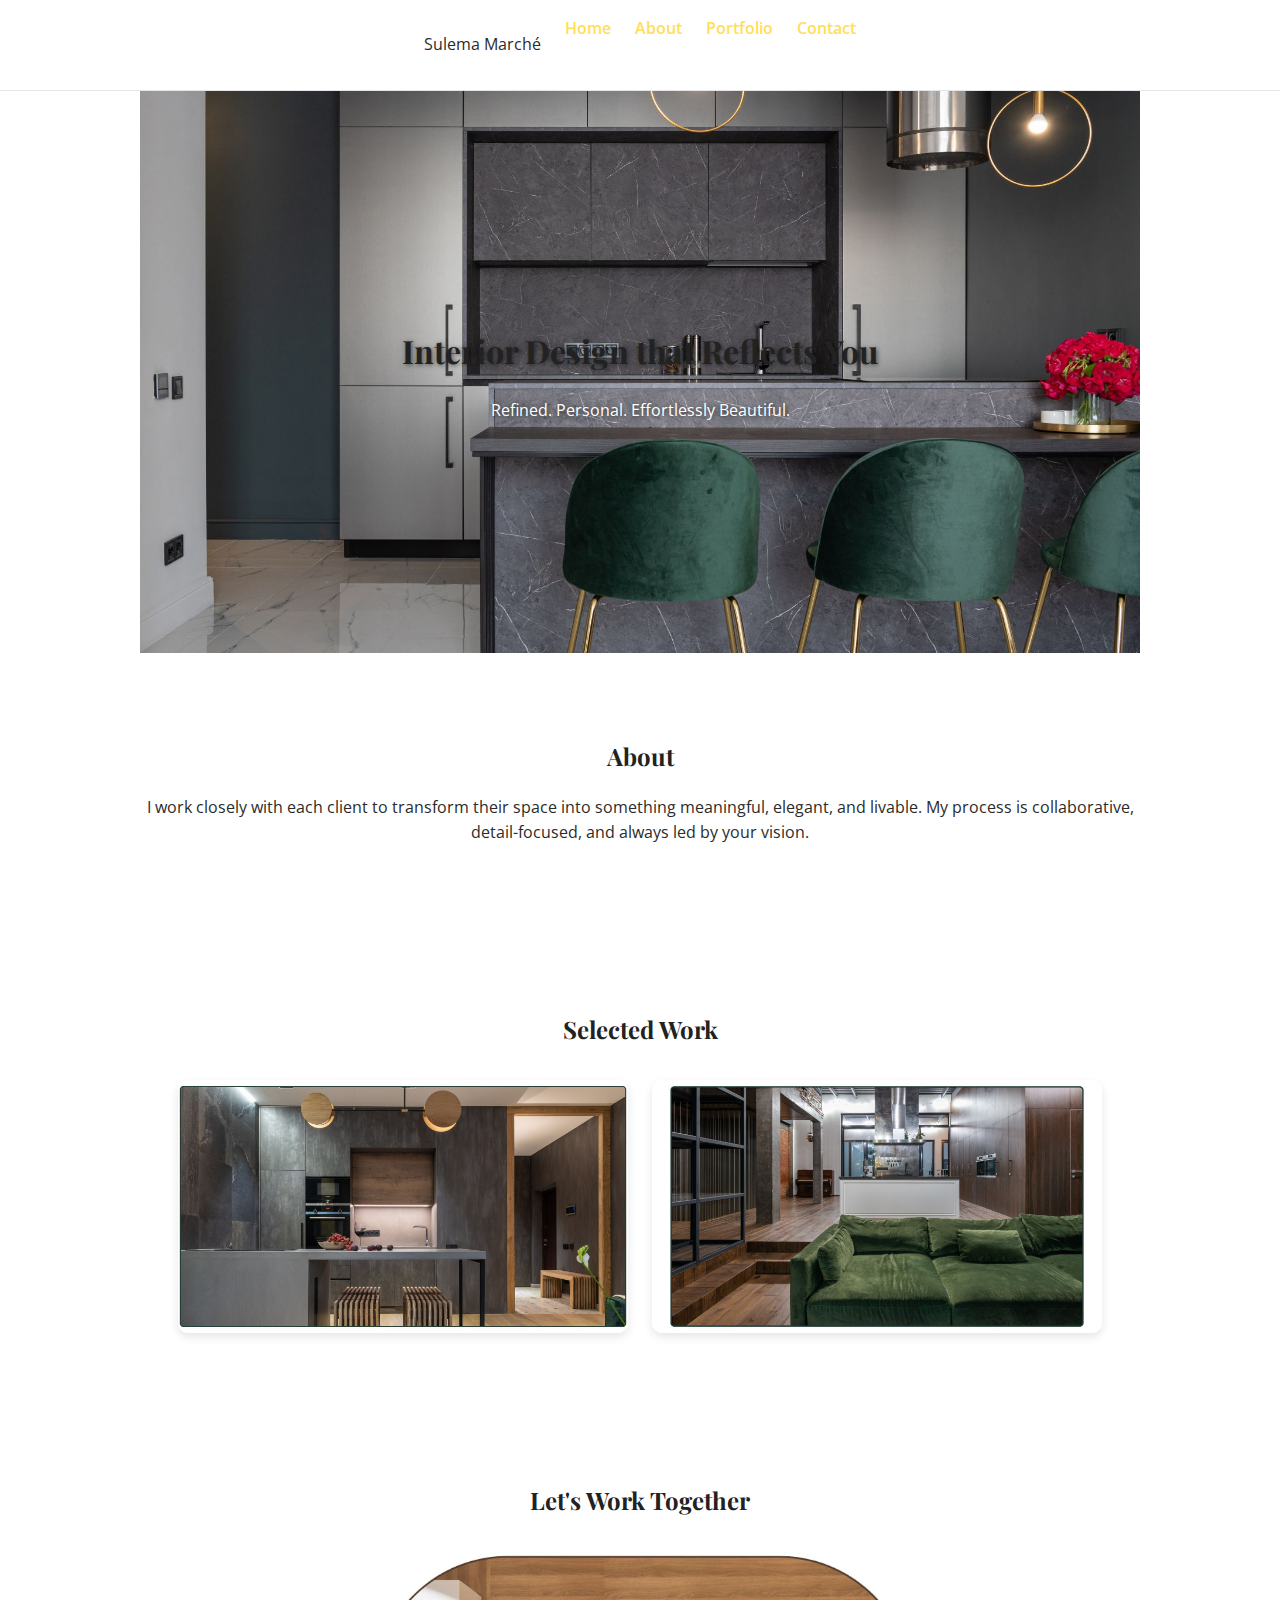
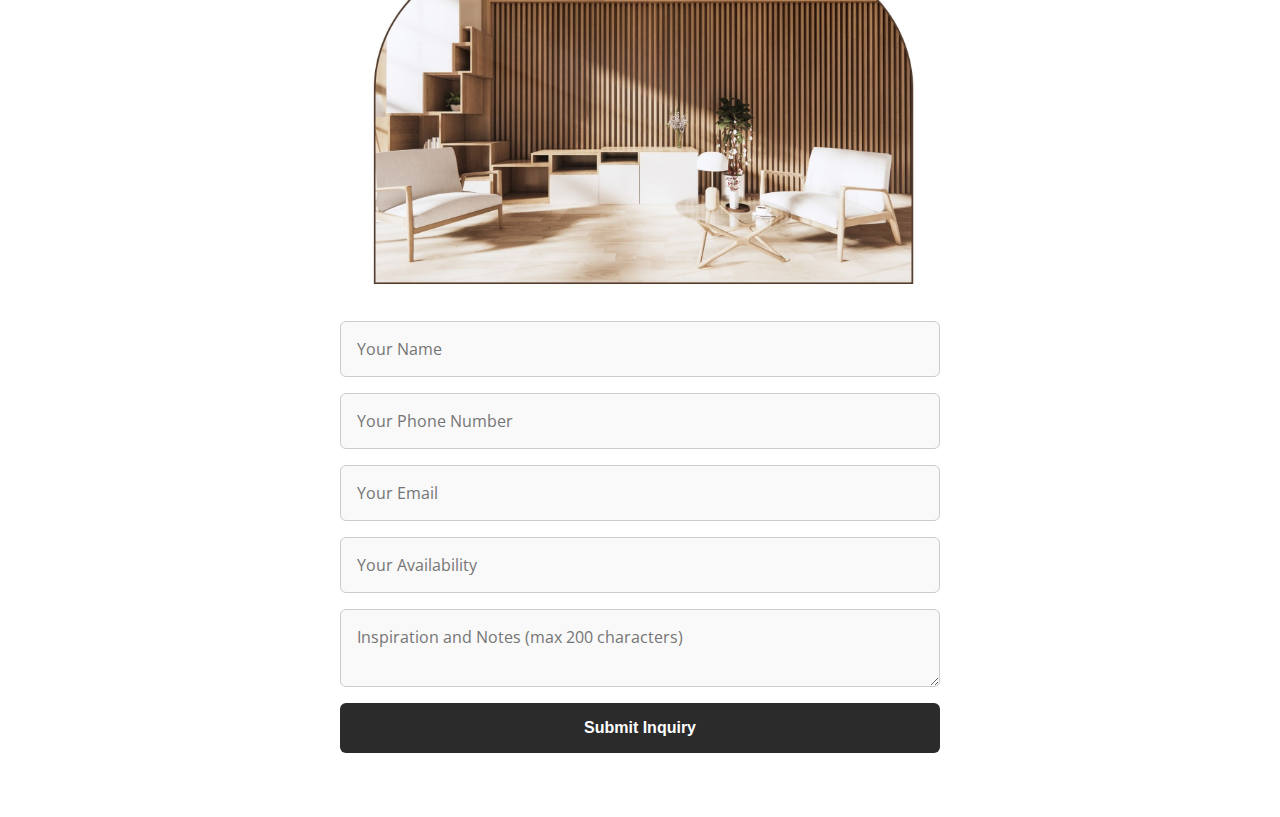
<file: index.html>
<!DOCTYPE html>
<html lang="en">
<head>
    <meta charset="UTF-8" />
    <meta name="viewport" content="width=device-width, initial-scale=1.0" />
    <title>Interior Designer Portfolio</title>
    <link rel="stylesheet" href="styles.css" />
    <link href="https://fonts.googleapis.com/css2?family=Playfair+Display:wght@500;700&family=Open+Sans:wght@400;600&display=swap" rel="stylesheet">
</head>
<body>

    <nav class="navbar">
        <p>Sulema Marché</p>
        <a href="#home">Home</a>
        <a href="#about">About</a>
        <a href="#portfolio">Portfolio</a>
        <a href="#contact">Contact</a>
    </nav>

    <section id="home" class="section hero">
        <img src="images/heroimage.jpg" alt="Designer Portfolio Hero" class="hero-image">
        <div class="hero-text">
            <h1>Interior Design that Reflects You</h1>
            <p>Refined. Personal. Effortlessly Beautiful.</p>
        </div>
    </section>

    <section id="about" class="section">
        <h2>About</h2>
        <p>I work closely with each client to transform their space into something meaningful, elegant, and livable. My process is collaborative, detail-focused, and always led by your vision.</p>
    </section>

    <section id="portfolio" class="section portfolio">
        <h2>Selected Work</h2>
        <div class="portfolio-images">
            <img src="images/photo1.jpg" alt="Mockup Photo 1">
            <img src="images/photo2.jpg" alt="Mockup Photo 2">
        </div>
    </section>

    <section id="contact" class="section contact">
        <h2>Let's Work Together</h2>
        <img src="images/contactphoto.jpg" alt="Contact Section Photo" class="contact-photo"/>
        <form action="https://formspree.io/f/xdkdngpr" method="POST">
            <input type="text" name="name" placeholder="Your Name" required>
            <input type="tel" name="phone" placeholder="Your Phone Number" pattern="[0-9]+" required>
            <input type="email" name="email" placeholder="Your Email" required>
            <input type="text" name="availability" placeholder="Your Availability" required>
            <textarea name="notes" maxlength="200" placeholder="Inspiration and Notes (max 200 characters)"></textarea>
            <button type="submit">Submit Inquiry</button>
        </form>
    </section>

    <script>
        document.querySelectorAll('a[href^="#"]').forEach(anchor => {
            anchor.addEventListener('click', function (e) {
                e.preventDefault();
                document.querySelector(this.getAttribute('href')).scrollIntoView({
                    behavior: 'smooth'
                });
            });
        });
    </script>
</body>
</html>
</file>
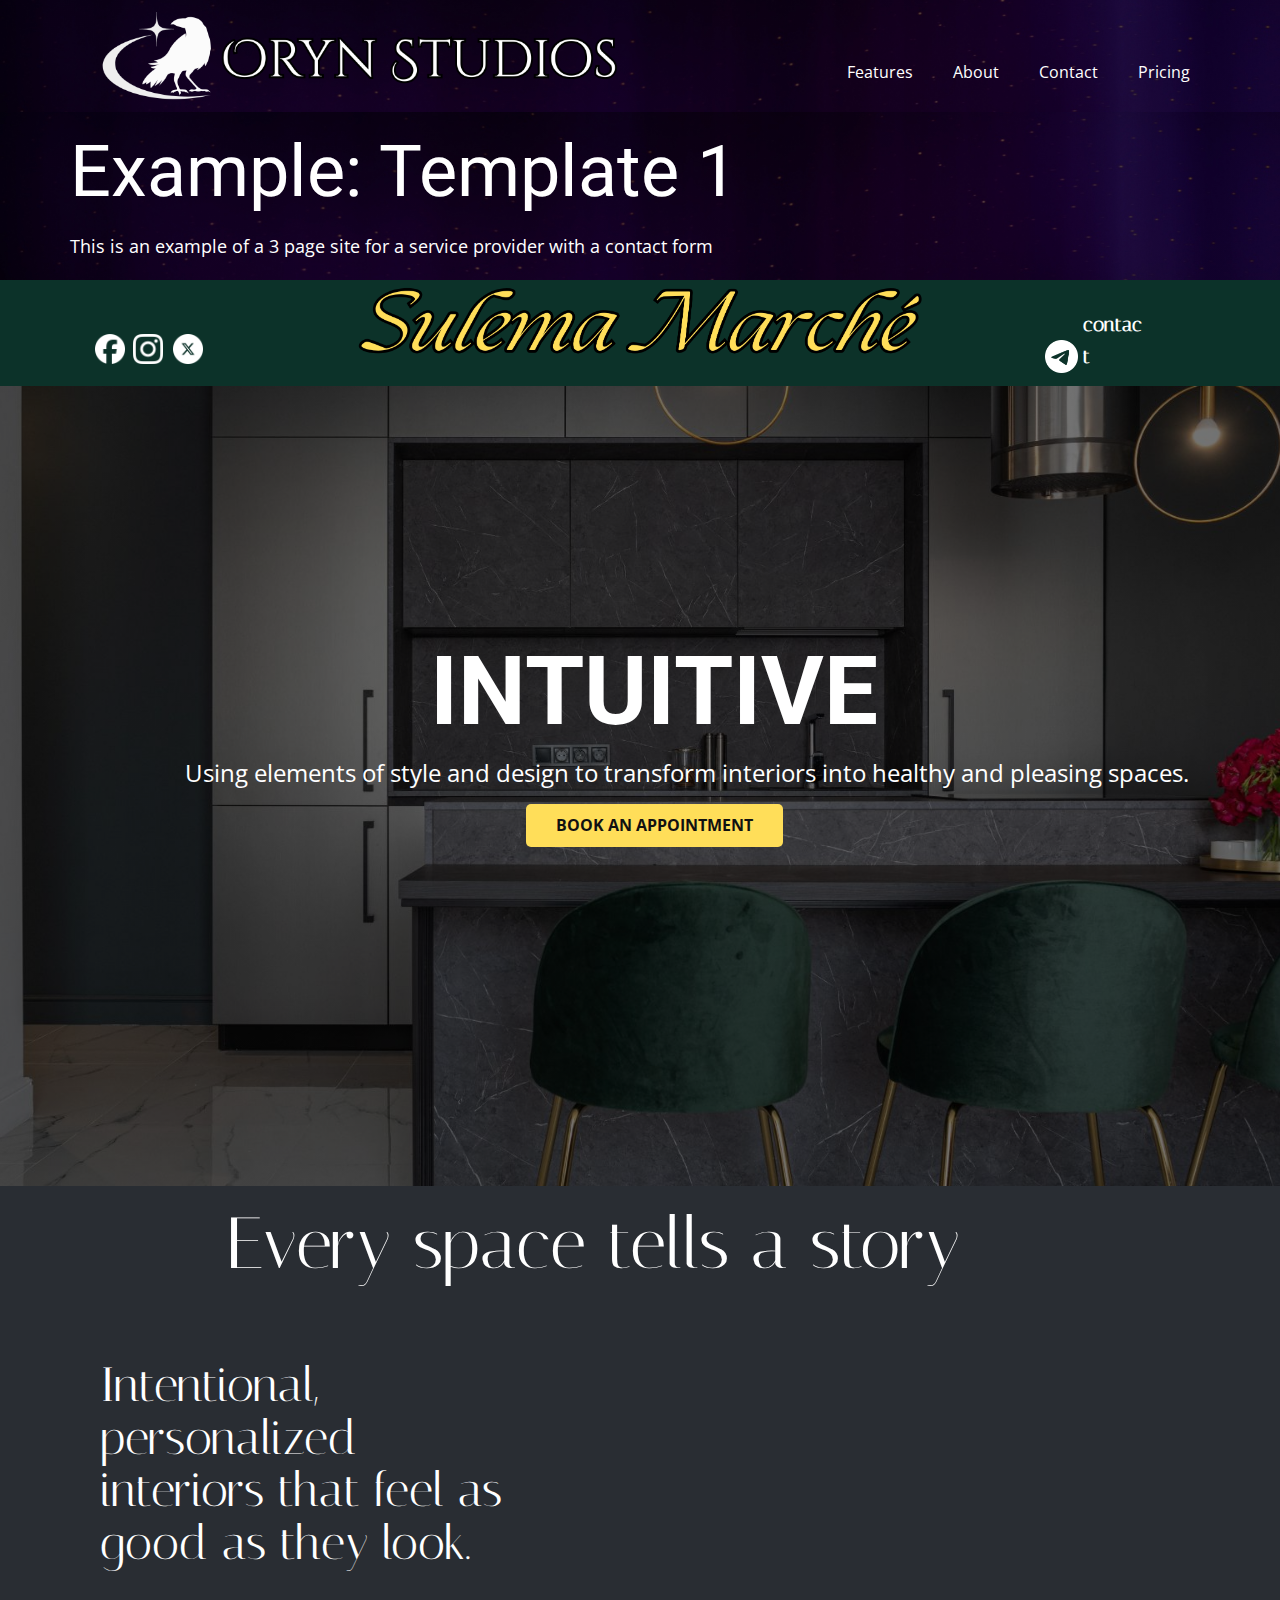
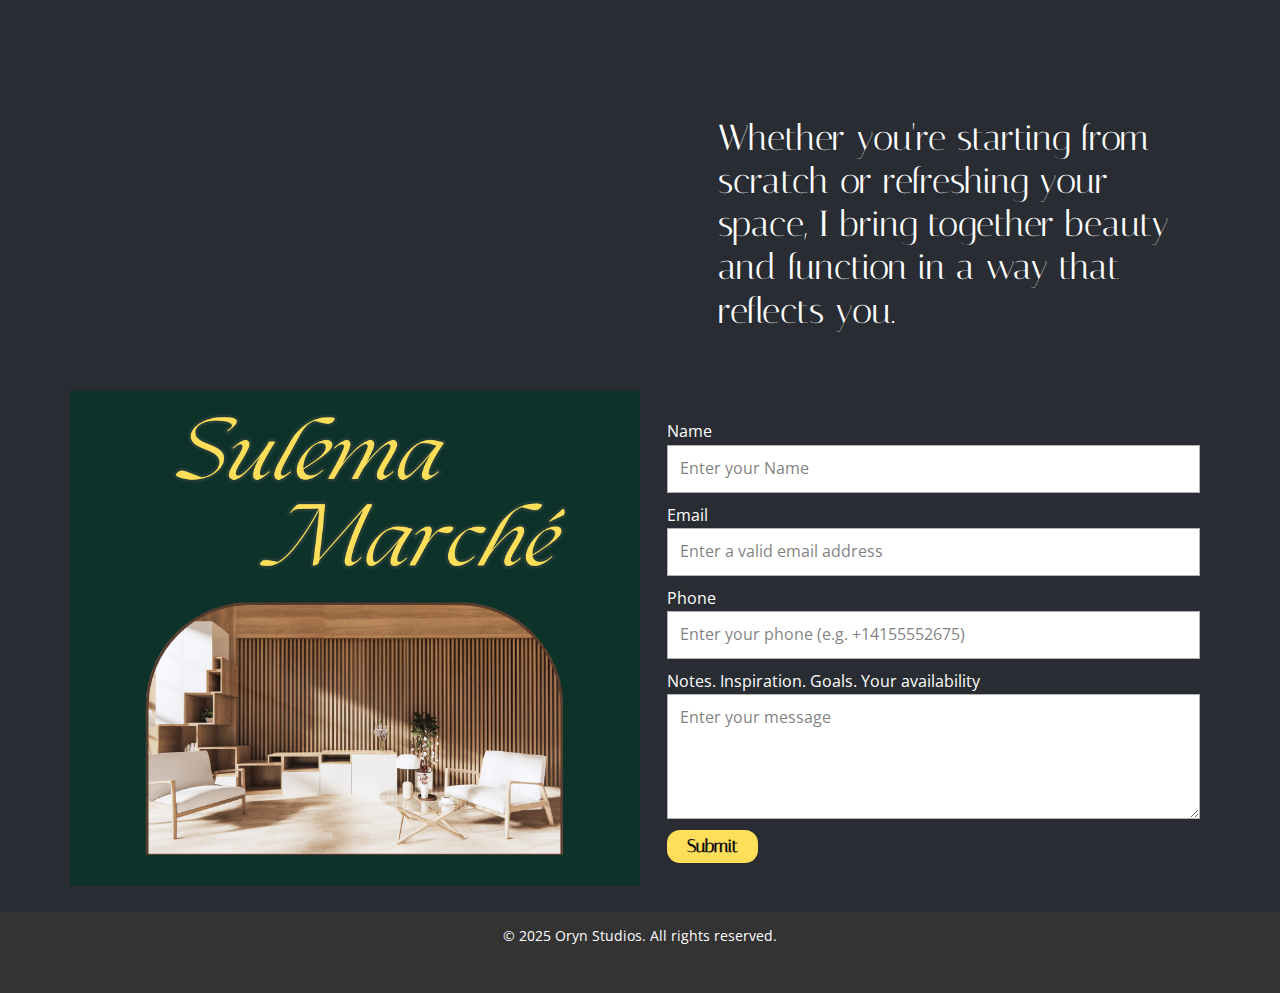
<file: Page-1.html>
<!DOCTYPE html>
<html style="font-size: 16px;" lang="en"><head>
    <meta name="viewport" content="width=device-width, initial-scale=1.0">
    <meta charset="utf-8">
    <meta name="keywords" content="INTUITIVE">
    <meta name="description" content="">
    <title>Oryn Studios T1</title>
    <link rel="stylesheet" href="nicepage.css" media="screen">
<link rel="stylesheet" href="Page-1.css" media="screen">
    <script class="u-script" type="text/javascript" src="jquery.js" defer=""></script>
    <script class="u-script" type="text/javascript" src="nicepage.js" defer=""></script>
    <meta name="generator" content="Nicepage 7.10.10, nicepage.com">
    <link rel="icon" href="images/favicon.jpg">
    
    
    
    
    
    
    
    <link id="u-theme-google-font" rel="stylesheet" href="https://fonts.googleapis.com/css?family=Roboto:100,100i,200,200i,300,300i,400,400i,500,500i,600,600i,700,700i,800,800i,900,900i|Open+Sans:300,300i,400,400i,500,500i,600,600i,700,700i,800,800i">
    <link id="u-page-google-font" rel="stylesheet" href="https://fonts.googleapis.com/css?family=Italiana:400">
    <script type="application/ld+json">{
		"@context": "http://schema.org",
		"@type": "Organization",
		"name": "os site1",
		"logo": "images/orynnamelogotransparentbg.png"
}</script>
    <meta name="theme-color" content="#478ac9">
    <meta property="og:title" content="Oryn Studios T1">
    <meta property="og:description" content="">
    <meta property="og:type" content="website">
  <meta name="referrer" content="origin"><meta data-intl-tel-input-cdn-path="intlTelInput/"></head>
  <body data-path-to-root="./" data-include-products="true" class="u-body u-xl-mode" data-lang="en"><header class="u-clearfix u-header u-image u-shading u-header" id="header"><div class="u-clearfix u-sheet u-valign-middle-lg u-valign-middle-md u-valign-middle-sm u-sheet-1">
        <a href="#" class="u-image u-logo u-image-1" data-image-width="1574" data-image-height="280">
          <img src="images/orynnamelogotransparentbg.png" class="u-logo-image u-logo-image-1">
        </a>
        <nav class="u-menu u-menu-one-level u-offcanvas u-menu-1" role="navigation" aria-label="Menu navigation">
          <div class="menu-collapse" style="font-size: 1rem; letter-spacing: 0px;">
            <a class="u-button-style u-custom-left-right-menu-spacing u-custom-padding-bottom u-custom-top-bottom-menu-spacing u-hamburger-link u-nav-link u-text-active-palette-1-base u-text-hover-palette-2-base u-hamburger-link-1" href="#" tabindex="-1" aria-label="Open menu" aria-controls="139a">
              <svg class="u-svg-link" viewBox="0 0 24 24"><use xlink:href="#menu-hamburger"></use></svg>
              <svg class="u-svg-content" version="1.1" id="menu-hamburger" viewBox="0 0 16 16" x="0px" y="0px" xmlns:xlink="http://www.w3.org/1999/xlink" xmlns="http://www.w3.org/2000/svg"><g><rect y="1" width="16" height="2"></rect><rect y="7" width="16" height="2"></rect><rect y="13" width="16" height="2"></rect>
</g></svg>
            </a>
          </div>
          <div class="u-custom-menu u-nav-container">
            <ul class="u-nav u-unstyled u-nav-1" role="menubar"><li role="none" class="u-nav-item"><a role="menuitem" class="u-button-style u-nav-link u-text-active-palette-1-base u-text-hover-palette-2-base" href="#" style="padding: 10px 20px;">Features</a>
</li><li role="none" class="u-nav-item"><a role="menuitem" class="u-button-style u-nav-link u-text-active-palette-1-base u-text-hover-palette-2-base" href="#" style="padding: 10px 20px;">About</a>
</li><li role="none" class="u-nav-item"><a role="menuitem" class="u-button-style u-nav-link u-text-active-palette-1-base u-text-hover-palette-2-base" href="#" style="padding: 10px 20px;">Contact</a>
</li><li role="none" class="u-nav-item"><a role="menuitem" class="u-button-style u-nav-link u-text-active-palette-1-base u-text-hover-palette-2-base" href="#" style="padding: 10px 20px;">Pricing</a>
</li></ul>
          </div>
          <div class="u-custom-menu u-nav-container-collapse" id="139a" role="region" aria-label="Menu panel">
            <div class="u-black u-container-style u-inner-container-layout u-opacity u-opacity-95 u-sidenav">
              <div class="u-inner-container-layout u-sidenav-overflow">
                <div class="u-menu-close" tabindex="-1" aria-label="Close menu"></div>
                <ul class="u-align-center u-nav u-popupmenu-items u-unstyled u-nav-2" role="menubar"><li role="none" class="u-nav-item"><a role="menuitem" class="u-button-style u-nav-link" href="#">Features</a>
</li><li role="none" class="u-nav-item"><a role="menuitem" class="u-button-style u-nav-link" href="#">About</a>
</li><li role="none" class="u-nav-item"><a role="menuitem" class="u-button-style u-nav-link" href="#">Contact</a>
</li><li role="none" class="u-nav-item"><a role="menuitem" class="u-button-style u-nav-link" href="#">Pricing</a>
</li></ul>
              </div>
            </div>
            <div class="u-black u-menu-overlay u-opacity u-opacity-70"></div>
          </div>
        </nav>
      </div></header>
    <section class="u-clearfix u-image u-shading u-section-1" id="block-2">
      <div class="u-clearfix u-sheet u-valign-middle u-sheet-1">
        <h1 class="u-text u-text-default-lg u-text-default-md u-text-default-sm u-text-default-xl u-text-1">Example: Template 1</h1>
        <p class="u-text u-text-default u-text-2">This is an example of a 3 page site for a service provider with a contact form&nbsp;</p>
      </div>
    </section>
    <section class="u-clearfix u-custom-color-6 u-section-2" id="block-5">
      <div class="u-clearfix u-sheet u-valign-bottom-lg u-valign-bottom-sm u-sheet-1">
        <img class="custom-expanded u-image u-image-contain u-image-default u-image-1" src="images/SulemaMarche.png" alt="" data-image-width="1873" data-image-height="224">
        <div class="custom-expanded data-layout-selected u-align-left-xs u-clearfix u-gutter-0 u-layout-wrap u-layout-wrap-1">
          <div class="u-layout">
            <div class="u-layout-row">
              <div class="u-container-style u-hidden-xs u-layout-cell u-size-12-lg u-size-12-xl u-size-6-md u-size-6-sm u-size-6-xs u-layout-cell-1">
                <div class="u-container-layout u-container-layout-1"></div>
              </div>
              <div class="u-container-style u-layout-cell u-size-48-lg u-size-48-xl u-size-54-md u-size-54-sm u-size-54-xs u-layout-cell-2">
                <div class="u-container-layout u-container-layout-2">
                  <p class="u-custom-font u-text u-text-1">contact</p><span class="u-file-icon u-icon u-icon-1"><img src="images/telegram-white-icon.png" alt=""></span>
                </div>
              </div>
            </div>
          </div>
        </div>
        <div class="custom-expanded data-layout-selected u-align-left-lg u-align-left-md u-align-left-sm u-align-left-xl u-clearfix u-gutter-0 u-layout-wrap u-layout-wrap-2">
          <div class="u-layout">
            <div class="u-layout-row">
              <div class="u-container-style u-hidden-xs u-layout-cell u-size-50-lg u-size-50-xl u-size-54-md u-size-54-sm u-size-54-xs u-layout-cell-3">
                <div class="u-container-layout u-container-layout-3"><span class="u-file-icon u-icon u-icon-2"><img src="images/facebook-app-round-white-icon.png" alt=""></span><span class="u-file-icon u-icon u-icon-3"><img src="images/instagram-white-icon.png" alt=""></span><span class="u-file-icon u-icon u-icon-4"><img src="images/x-social-media-white-round-icon.png" alt=""></span>
                </div>
              </div>
              <div class="u-container-style u-layout-cell u-size-10-lg u-size-10-xl u-size-6-md u-size-6-sm u-size-6-xs u-layout-cell-4">
                <div class="u-container-layout u-container-layout-4"></div>
              </div>
            </div>
          </div>
        </div>
      </div>
    </section>
    <section class="u-align-center u-clearfix u-container-align-center u-image u-shading u-section-3" id="block-3">
      <div class="u-clearfix u-sheet u-valign-middle-lg u-valign-middle-sm u-sheet-1">
        <h1 class="u-align-center u-text u-text-default u-title u-text-1">INTUITIVE</h1>
        <p class="u-align-center u-large-text u-text u-text-default u-text-variant u-text-2"> Using elements of style and design to transform interiors into healthy and pleasing spaces.</p>
        <a href="#" class="u-align-center u-border-none u-btn u-btn-round u-button-style u-custom-color-7 u-radius u-btn-1">book an appointment </a>
      </div>
    </section>
    <section class="u-clearfix u-palette-5-dark-3 u-section-4" id="sec-a481">
      <div class="u-clearfix u-sheet u-valign-middle-sm u-valign-middle-xl u-sheet-1">
        <h1 class="u-custom-font u-text u-text-default-lg u-text-default-xl u-text-1"> Every space tells a story</h1>
        <div class="custom-expanded data-layout-selected u-clearfix u-expanded-width-lg u-expanded-width-md u-expanded-width-sm u-expanded-width-xl u-layout-wrap u-layout-wrap-1">
          <div class="u-layout">
            <div class="u-layout-row">
              <div class="u-container-style u-layout-cell u-size-25 u-layout-cell-1">
                <div class="u-container-layout u-valign-middle-lg u-valign-middle-sm u-valign-middle-xl u-valign-top-md u-container-layout-1">
                  <h2 class="u-align-left u-custom-font u-text u-text-2"> Intentional, personalized interiors that feel as good as they look.</h2>
                </div>
              </div>
              <div class="u-container-style u-layout-cell u-size-35 u-layout-cell-2">
                <div class="u-container-layout u-valign-bottom-md u-container-layout-2">
                  <img class="custom-expanded u-image u-image-default u-image-1" src="images/photo2.png" alt="" data-image-width="1366" data-image-height="768" data-animation-name="customAnimationIn" data-animation-duration="2000" data-animation-delay="0">
                </div>
              </div>
            </div>
          </div>
        </div>
        <div class="data-layout-selected u-align-left-xs u-clearfix u-expanded-width u-layout-wrap u-layout-wrap-2">
          <div class="u-layout">
            <div class="u-layout-row">
              <div class="u-container-style u-layout-cell u-size-32 u-layout-cell-3">
                <div class="u-container-layout u-valign-middle-lg u-valign-middle-sm u-valign-middle-xl u-valign-middle-xs u-container-layout-3">
                  <img class="custom-expanded u-image u-image-contain u-image-default u-image-2" src="images/photo3.png" alt="" data-image-width="1366" data-image-height="768" data-animation-name="fadeIn" data-animation-duration="2000" data-animation-delay="0">
                </div>
              </div>
              <div class="u-container-style u-layout-cell u-size-28 u-layout-cell-4">
                <div class="u-container-layout u-valign-top-lg u-valign-top-sm u-container-layout-4">
                  <h3 class="u-align-left u-custom-font u-text u-text-3">Whether you're starting from scratch or refreshing your space, I bring together beauty and function in a way that reflects you.</h3>
                </div>
              </div>
            </div>
          </div>
        </div>
      </div>
    </section>
    <section class="u-clearfix u-palette-5-dark-3 u-section-5" id="sec-0346">
      <div class="u-clearfix u-sheet u-valign-middle-sm u-sheet-1">
        <div class="u-expanded-width-xs u-form u-form-1">
          <form action="https://forms.nicepagesrv.com/v2/form/process" class="u-clearfix u-form-spacing-10 u-form-vertical u-inner-form" source="email" name="form" style="padding: 10px;">
            <div class="u-form-group u-form-name">
              <label for="name-7adf" class="u-label">Name</label>
              <input type="text" placeholder="Enter your Name" id="name-7adf" name="name" class="u-input u-input-rectangle" required="">
            </div>
            <div class="u-form-email u-form-group">
              <label for="email-7adf" class="u-label">Email</label>
              <input type="email" placeholder="Enter a valid email address" id="email-7adf" name="email" class="u-input u-input-rectangle" required="">
            </div>
            <div class="u-form-group u-form-phone u-form-group-3">
              <label for="phone-b7e0" class="u-label">Phone</label>
              <input type="tel" pattern="\+?\d{0,3}[\s\(\-]?([0-9]{2,3})[\s\)\-]?([\s\-]?)([0-9]{3})[\s\-]?([0-9]{2})[\s\-]?([0-9]{2})" placeholder="Enter your phone (e.g. +14155552675)" id="phone-b7e0" name="phone" class="u-input u-input-rectangle" required="">
            </div>
            <div class="u-form-group u-form-message u-form-group-4">
              <label for="message-10d4" class="u-label">Notes. Inspiration. Goals. Your availability</label>
              <textarea placeholder="Enter your message" rows="4" cols="50" id="message-10d4" name="message-1" class="u-input u-input-rectangle" required=""></textarea>
            </div>
            <div class="u-align-left u-form-group u-form-submit">
              <a href="#" class="u-border-none u-btn u-btn-round u-btn-submit u-button-style u-custom-color-7 u-custom-font u-radius u-btn-1">Submit</a>
              <input type="submit" value="submit" class="u-form-control-hidden">
            </div>
            <div class="u-form-send-message u-form-send-success"> Thank you! Your message has been sent. </div>
            <div class="u-form-send-error u-form-send-message"> Unable to send your message. Please fix errors then try again. </div>
            <input type="hidden" value="" name="recaptchaResponse">
            <input type="hidden" name="formServices" value="ef783110-5948-6876-dd14-f5bf8ae66101">
          </form>
        </div>
        <div class="u-container-style u-custom-color-6 u-group u-group-1">
          <div class="u-container-layout u-valign-bottom-lg u-valign-bottom-sm u-valign-bottom-xs u-container-layout-1">
            <img class="u-image u-image-default u-image-1" src="images/contactpage.png" alt="" data-image-width="653" data-image-height="684">
          </div>
        </div>
      </div>
    </section>
    
    
    
    <footer class="u-align-center u-clearfix u-container-align-center u-footer u-grey-80 u-footer" id="footer"><div class="u-clearfix u-sheet u-valign-middle u-sheet-1">
        <p class="u-small-text u-text u-text-variant u-text-1"> © 2025 Oryn Studios. All rights reserved.</p>
      </div></footer>
    <section class="u-backlink u-clearfix u-grey-80"></section>
  
</body></html>
</file>
<file: styles.css>
body {
    margin: 0;
    font-family: 'Open Sans', sans-serif;
    color: #2b2b2b;
    line-height: 1.6;
    background-color: #fff;
}

h1, h2 {
    font-family: 'Playfair Display', serif;
    color: #222;
}

.navbar {
    background: #ffffff;
    padding: 1rem;
    position: sticky;
    top: 0;
    z-index: 1000;
    display: flex;
    justify-content: center;
    gap: 1.5rem;
    border-bottom: 1px solid #e5e5e5;
}

.navbar a {
    text-decoration: none;
    color: #ffde59;
    font-weight: 600;
}

.section {
    padding: 4rem 1rem;
    max-width: 1000px;
    margin: 0 auto;
    text-align: center;
}

.hero {
    position: relative;
    padding: 0;
}

.hero-image {
    width: 100%;
    height: auto;
    display: block;
}

.hero-text {
    position: absolute;
    top: 50%;
    left: 50%;
    transform: translate(-50%, -50%);
    color: white;
    text-shadow: 1px 1px 5px rgba(0,0,0,0.6);
    text-align: center;
}

.portfolio-images {
    display: flex;
    gap: 1.5rem;
    flex-wrap: wrap;
    justify-content: center;
    margin-top: 2rem;
}

.portfolio-images img {
    width: 100%;
    max-width: 450px;
    height: auto;
    border-radius: 10px;
    box-shadow: 0 4px 10px rgba(0,0,0,0.1);
}

.contact-photo {
    width: 100%;
    max-width: 600px;
    margin: 2rem auto;
    display: block;
    border-radius: 10px;
}

form {
    display: flex;
    flex-direction: column;
    gap: 1rem;
    max-width: 600px;
    margin: 0 auto;
    text-align: left;
}

form input, form textarea {
    padding: 1rem;
    font-size: 1rem;
    border: 1px solid #ccc;
    border-radius: 6px;
    font-family: 'Open Sans', sans-serif;
    background: #f9f9f9;
}

form button {
    padding: 1rem;
    font-size: 1rem;
    font-weight: bold;
    background-color: #2b2b2b;
    color: white;
    border: none;
    border-radius: 6px;
    cursor: pointer;
    transition: background-color 0.3s ease;
}

form button:hover {
    background-color: #444;
}

@media (max-width: 768px) {
    .portfolio-images {
        flex-direction: column;
        align-items: center;
    }

    .hero-text {
        font-size: 90%;
        padding: 0 1rem;
    }
}
</file>
